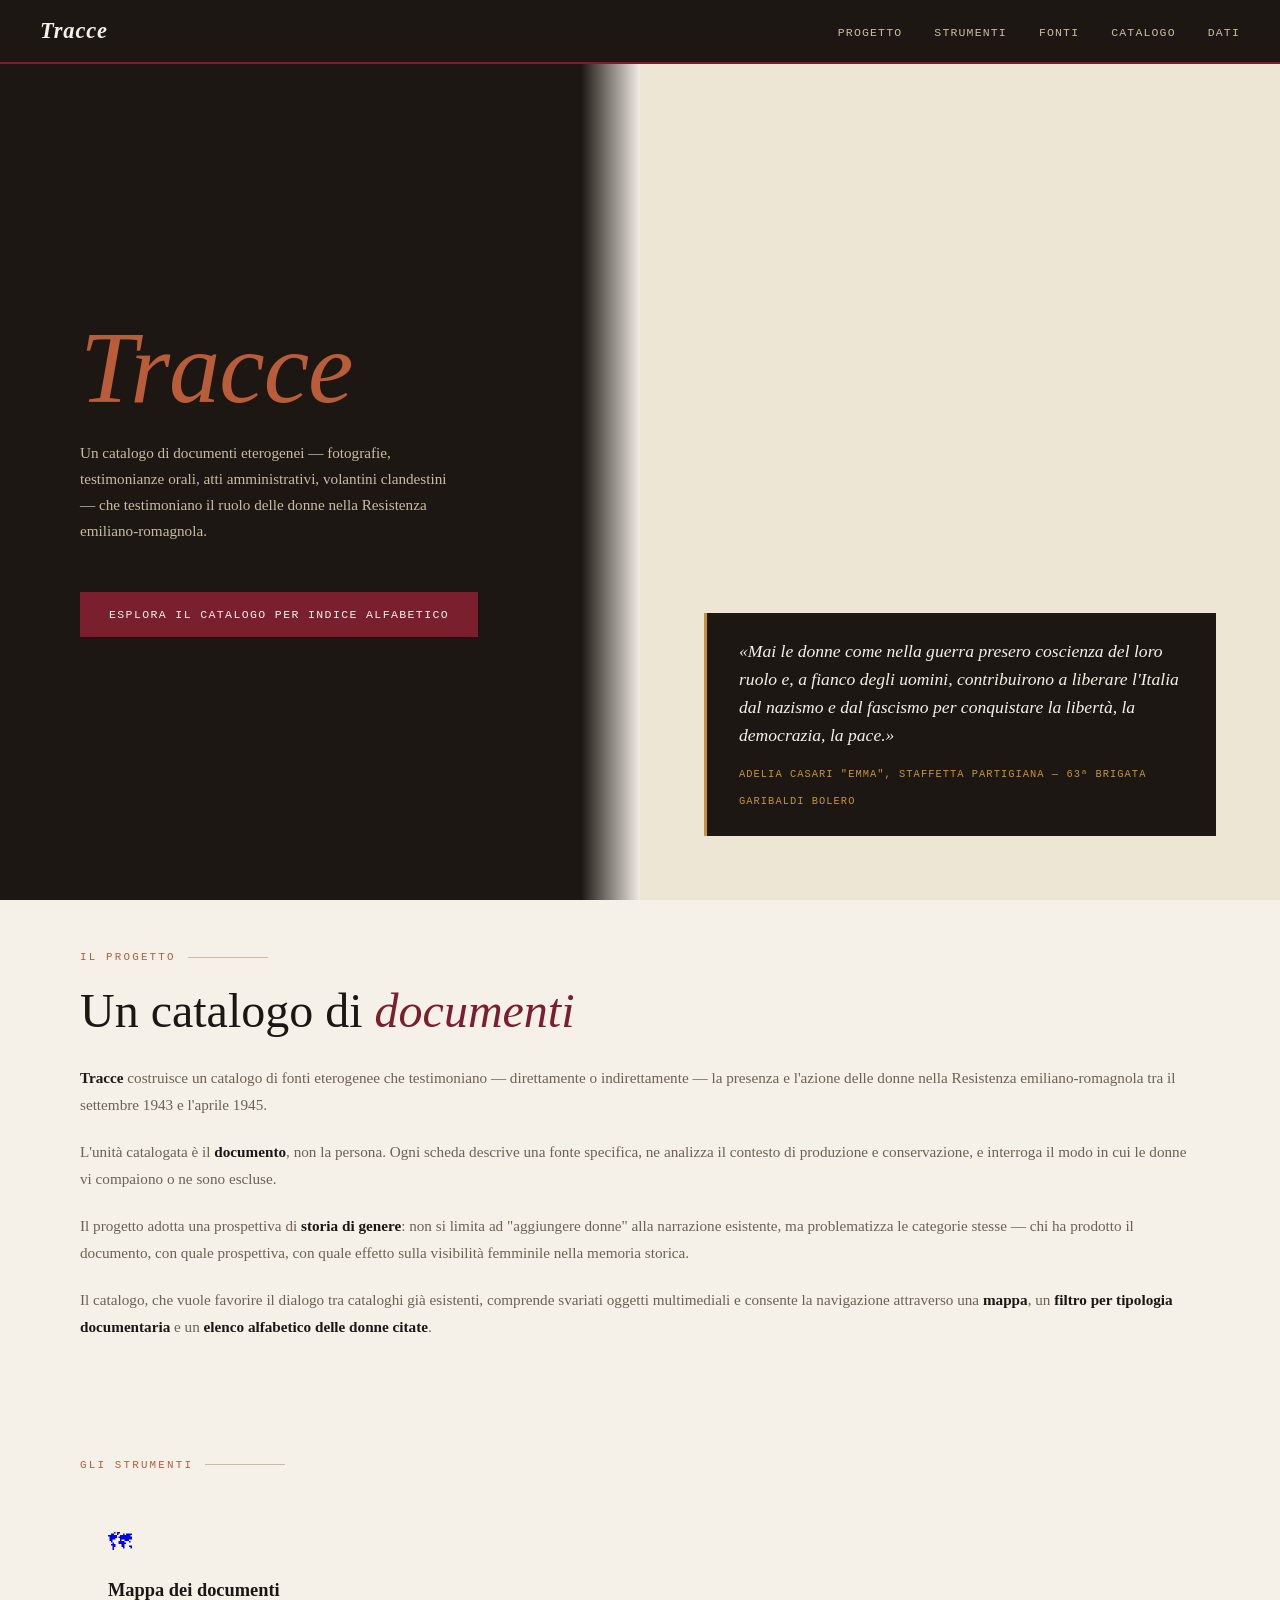
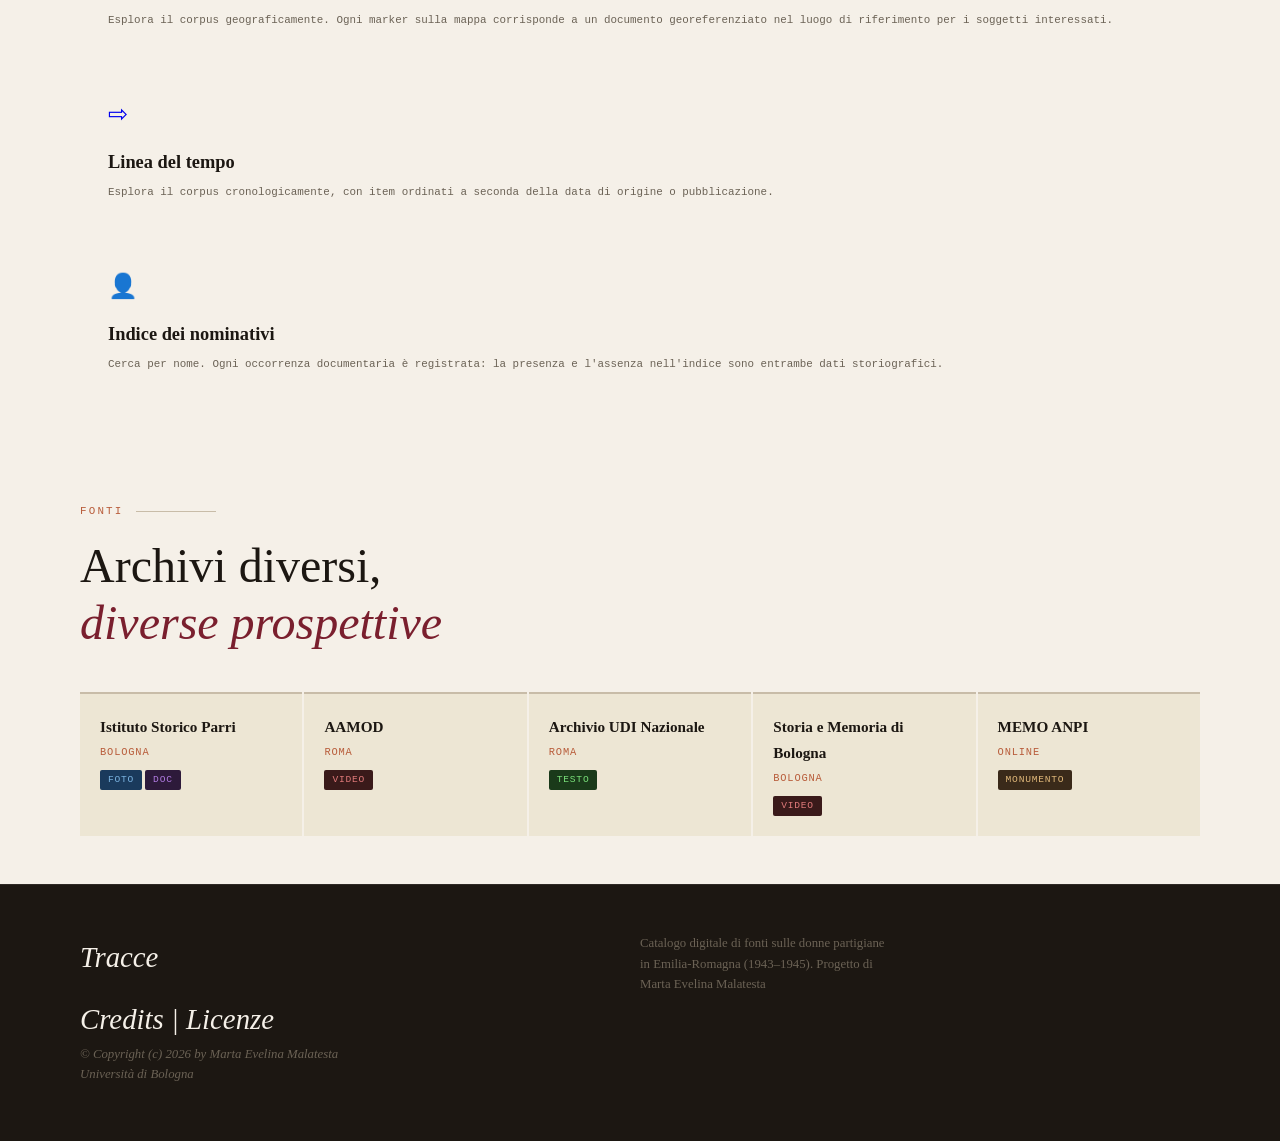
<file: index.html>
<!DOCTYPE html>
<html lang="it">
<!-- HEAD -->
<head>
    <meta charset="utf-8">
    <meta name="viewport" content="width=device-width, initial-scale=1.0">
    <link rel="stylesheet" href="style.css">
    <title>Home | Tracce</title>
    <meta name="DC.Title" content="Tracce">
    <meta name="DC.Creator" content="Marta Evelina Malatesta">
    <meta name="DC.Subject" content="Resistenza in Emilia-Romagna">
    <meta name="DC.Description" content="Pagina home del catalogo digitale di fonti eterogenee (fotografie, documenti, testimonianze orali, volantini) relative alla presenza e all'azione delle donne nella Resistenza emiliano-romagnola (1943–1945).">
    <meta name="DC.Publisher" content="GitHub">
    <meta name="DC.Date" content="17/06/2026">
    <meta name="DC.Type" content="Sito web">
    <meta name="DC.Format" content="HTML/CSS">
    <meta name="DC.Language" content="it">
    <meta name="DC.Rights" content="CC BY 4.0">
</head>

<!-- BODY: contiene HEADER (vuota), NAVBAR, SEZIONI HERO, PROGETTO, STRUMENTI, FONTI E FOOTER -->
<body>

  <!-- HEADER -->
  <header>
  </header>

  <!-- NAVBAR -->
  <nav>
    <h1 class="nav-brand"><em>Tracce</em></h1>
    <ul class="nav-links">
      <li><a href="#progetto">Progetto</a></li>
      <li><a href="#strumenti">Strumenti</a></li>
      <li><a href="#fonti">Fonti</a></li>
      <li><a href="list-items.html">Catalogo</a></li>
      <li><a href="dati.html">Dati</a></li>
    </ul>
  </nav>

  <!-- SEZIONE HERO -->
  <section class="hero">
    <div class="hero-left">
      <h1 class="hero-titolo"><em>Tracce</em></h1>
      <p class="hero-sottotitolo">
        Un catalogo di documenti eterogenei — fotografie, testimonianze orali, atti amministrativi, volantini clandestini — che testimoniano il ruolo delle donne nella Resistenza emiliano-romagnola.
      </p>
      <div class="hero-cta">
       <a href="list-items.html" class="btn btn-primary">Esplora il catalogo per indice alfabetico</a>
      </div>
    </div>
    <div class="hero-right">
      <div class="hero-citazione">
        <blockquote>
          «Mai le donne come nella guerra presero coscienza del loro ruolo e, a fianco degli uomini, contribuirono a liberare l'Italia dal nazismo e dal fascismo per conquistare la libertà, la democrazia, la pace.»
        </blockquote>
        <cite>Adelia Casari "Emma", staffetta partigiana — 63ª Brigata Garibaldi Bolero</cite>
      </div>
    </div>
  </section>

  <!-- SEZIONE PROGETTO -->
  <section class="sezione" id="progetto">
    <div class="container">
      <p class="sezione-etichetta">Il progetto</p>
        <div class="progetto-testo">
          <h2 class="sezione-titolo">Un catalogo di <em>documenti</em></h2>
          <p>
            <strong>Tracce</strong> costruisce un catalogo di fonti eterogenee che testimoniano — direttamente o indirettamente — la presenza e l'azione delle donne nella Resistenza emiliano-romagnola tra il settembre 1943 e l'aprile 1945.
          </p>
          <p>
            L'unità catalogata è il <strong>documento</strong>, non la persona. Ogni scheda descrive una fonte specifica, ne analizza il contesto di produzione e conservazione, e interroga il modo in cui le donne vi compaiono o ne sono escluse.
          </p>
          <p>
            Il progetto adotta una prospettiva di <strong>storia di genere</strong>: non si limita ad "aggiungere donne" alla narrazione esistente, ma problematizza le categorie stesse — chi ha prodotto il documento, con quale prospettiva, con quale effetto sulla visibilità femminile nella memoria storica.
          </p>
          <p>
            Il catalogo, che vuole favorire il dialogo tra cataloghi già esistenti, comprende svariati oggetti multimediali e consente la navigazione attraverso una <strong>mappa</strong>, un <strong>filtro per tipologia documentaria</strong> e un <strong>elenco alfabetico delle donne citate</strong>.
          </p>
        </div>
    </div>
  </section>

  <!-- SEZIONE STRUMENTI -->
  <section class="sezione" id="strumenti">
    <div class="container">
      <p class="sezione-etichetta">Gli strumenti</p>
      <div class="accesso-barra">
        <a href="list-items.html" class="accesso-item">
          <span class="accesso-icon">&#128506;</span>
          <p class="accesso-titolo">Mappa dei documenti</p>
          <p class="accesso-desc">Esplora il corpus geograficamente. Ogni marker sulla mappa corrisponde a un documento georeferenziato nel luogo di riferimento per i soggetti interessati.</p>
        </a>
        <a href="list-items.html" class="accesso-item">
          <span class="accesso-icon">⇨</span>
          <p class="accesso-titolo">Linea del tempo</p>
          <p class="accesso-desc">Esplora il corpus cronologicamente, con item ordinati a seconda della data di origine o pubblicazione.</p>
        </a>
        <a href="list-items.html" class="accesso-item">
          <span class="accesso-icon">👤</span>
          <p class="accesso-titolo">Indice dei nominativi</p>
          <p class="accesso-desc">Cerca per nome. Ogni occorrenza documentaria è registrata: la presenza e l'assenza nell'indice sono entrambe dati storiografici.</p>
        </a>
      </div>
    </div>
  </section>

  <!-- SEZIONE FONTI -->
  <section class="sezione" id="fonti">
    <div class="container">
      <p class="sezione-etichetta">Fonti</p>
      <h2 class="sezione-titolo">Archivi diversi,<br><em>diverse prospettive</em></h2>
      <div class="archivi-lista">
        <div class="archivio-item">
          <p class="archivio-nome">Istituto Storico Parri</p>
          <p class="archivio-loc">Bologna</p>
          <div class="archivio-tipi">
            <span class="tipo-badge badge-foto">foto</span>
            <span class="tipo-badge badge-doc">doc</span>
          </div>
        </div>
        <div class="archivio-item">
          <p class="archivio-nome">AAMOD</p>
          <p class="archivio-loc">Roma</p>
          <div class="archivio-tipi">
            <span class="tipo-badge badge-video">video</span>
          </div>
        </div>
        <div class="archivio-item">
          <p class="archivio-nome">Archivio UDI Nazionale</p>
          <p class="archivio-loc">Roma</p>
          <div class="archivio-tipi">
            <span class="tipo-badge badge-testo">testo</span>
          </div>
        </div>
        <div class="archivio-item">
          <p class="archivio-nome">Storia e Memoria di Bologna</p>
          <p class="archivio-loc">Bologna</p>
          <div class="archivio-tipi">
            <span class="tipo-badge badge-video">video</span>
          </div>
        </div>
        <div class="archivio-item">
          <p class="archivio-nome">MEMO ANPI</p>
          <p class="archivio-loc">online</p>
          <div class="archivio-tipi">
            <span class="tipo-badge badge-memoria">monumento</span>
          </div>
      </div>
    </div>
  </section>

  <!-- FOOTER -->
  <footer>
    <div class="container">
      <div class="footer-grid">
        <h2 class="footer-brand">Tracce</h2>
        <p class="footer-desc">Catalogo digitale di fonti sulle donne partigiane in Emilia-Romagna (1943–1945). Progetto di Marta Evelina Malatesta</p>
      </div>
      <div class="footer-brand">Credits | Licenze</h2>
        <p class="footer-desc">&copy; Copyright (c) 2026 by <am>Marta Evelina Malatesta</am><br>Università di Bologna</p>
      </div>
    </div>
  </footer>

</body>
</html>
</file>
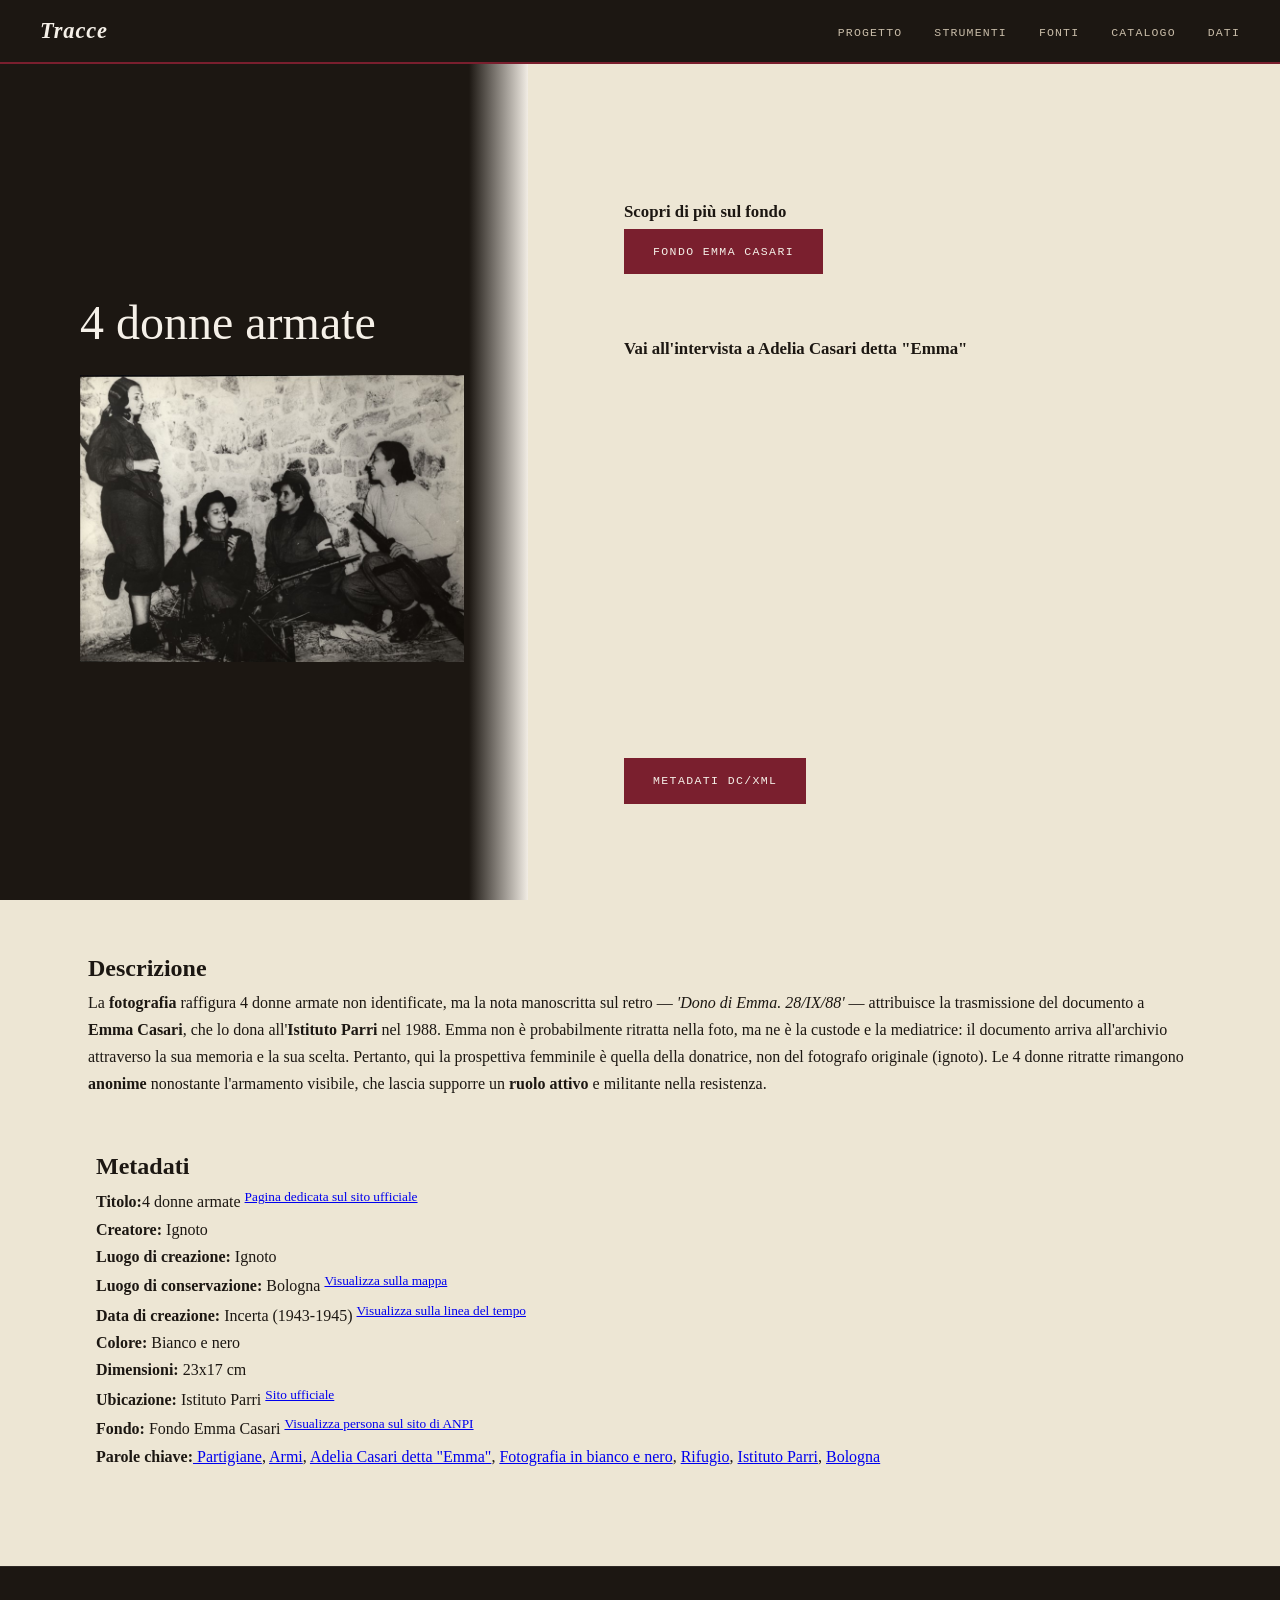
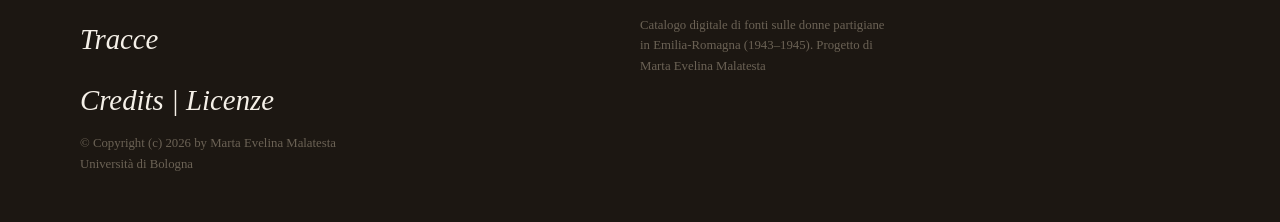
<file: item.html>
<!DOCTYPE html>
<html lang="it">
<!-- HEAD -->
<head>
    <meta charset="utf-8">
    <meta name="viewport" content="width=device-width, initial-scale=1.0">
    <link rel="stylesheet" href="style.css">
    <title>4 donne armate | Tracce</title>
    <meta name="DC.Title" content="Item">
    <meta name="DC.Creator" content="Marta Evelina Malatesta">
    <meta name="DC.Subject" content="Resistenza in Emilia-Romagna">
    <meta name="DC.Description" content="Pagina dell'item 4 donne armate con metadati">
    <meta name="DC.Publisher" content="GitHub">
    <meta name="DC.Date" content="17/06/2026">
    <meta name="DC.Type" content="Sito web">
    <meta name="DC.Format" content="HTML/CSS/XML">
    <meta name="DC.Language" content="it">
    <meta name="DC.Rights" content="CC BY 4.0">
</head>

<!-- BODY -->
<body>

  <!-- HEADER -->
  <header>
  </header>

  <!-- NAVBAR -->   
  <nav>
	  <a class="nav-brand" href="index.html" title="torna alla Home"><em>Tracce</em></a>
	  <ul class="nav-links">
	    <li><a href="#progetto">Progetto</a></li>
	    <li><a href="#strumenti">Strumenti</a></li>
	    <li><a href="#fonti">Fonti</a></li>
      <li><a href="list-items.html">Catalogo</a></li>
	    <li><a href="dati.html">Dati</a></li>
    </ul>
  </nav>

  <!-- SEZIONE IMG + COLLEGAMENTI A ALTRI SITI WEB PERTINENTI + METADATI XML/DC -->
  <section class="hero">
  	<div class="hero-left">
  		<h1 class="sezione-titolo" style="color:var(--carta)">4 donne armate</h1>
  		<img src="img/ER-FOTO-0002.jpg" alt="donne armate">
  	</div>
  	<div class="hero-right">
      <div style="padding: 2rem">
        <h2 class="tipo-titolo">Scopri di più sul fondo</h2>
      	<a href="https://parridigit.istitutoparri.eu/fondi.aspx?key=preview&tipo=3&previewFondo=16" class="btn btn-primary" title="Vai al fondo">Fondo Emma Casari</a>
      </div>
      <div style="padding: 2rem">
      	<h2 class="tipo-titolo">Vai all'intervista a Adelia Casari detta "Emma"<h2>
      	<iframe width="560" height="315" src="https://www.youtube.com/embed/_9IyQpk6iOo?si=UPjm_V0l03pAA7AO" title="YouTube video player" frameborder="0" allow="accelerometer; autoplay; clipboard-write; encrypted-media; gyroscope; picture-in-picture; web-share" referrerpolicy="strict-origin-when-cross-origin" allowfullscreen></iframe>
      </div>
      <div style="padding: 2rem">
        <a href="4donnearmate.xml" class="btn btn-primary" target="_blank" title="Apri il file XML">Metadati DC/XML</a>
      </div>
  	</div>
  </section>

  <!-- SEZIONE METADATI -->
  <section class="corpus-bg" style="padding: 3rem">
  	<div class="container">
  		<h2 class="dc.description">Descrizione</h2>
  		<p>La <strong>fotografia</strong> raffigura 4 donne armate non identificate, ma la nota manoscritta sul retro — <em>'Dono di Emma. 28/IX/88'</em> — attribuisce la trasmissione del documento a <strong>Emma Casari</strong>, che lo dona all'<strong>Istituto Parri</strong> nel 1988. Emma non è probabilmente ritratta nella foto, ma ne è la custode e la mediatrice: il documento arriva all'archivio attraverso la sua memoria e la sua scelta. Pertanto, qui la prospettiva femminile è quella della donatrice, non del fotografo originale (ignoto). Le 4 donne ritratte rimangono <strong>anonime</strong> nonostante l'armamento visibile, che lascia supporre un <strong>ruolo attivo</strong> e militante nella resistenza.</p>
  	</div>
  	<div class="container" style="padding: 3rem">
  	  <h2>Metadati</h2>
  	  <p class=dc.title><strong>Titolo:</strong>4 donne armate <sup><a href="https://parridigit.istitutoparri.eu/Fondi.aspx?key=dettaglio&fondo=16&Q11=4%20donne%20armate&from=ricerca&rec_id=16878&cp=0" title="Vai alla pagina dedicata sul sito dell'ente fornitore">Pagina dedicata sul sito ufficiale</a></sup></p>
  	  <p class="dc.creator"><strong>Creatore:</strong> Ignoto</p>
  	  <p class="dc.coverage"><strong>Luogo di creazione:</strong> Ignoto</p>
  	  <p class="dc.coverage"><strong>Luogo di conservazione:</strong> Bologna <sup><a href="#" title="Vai alla mappa dei documenti">Visualizza sulla mappa</a></sup></p>
  	  <p class="dc.date"><strong>Data di creazione:</strong> Incerta (1943-1945) <sup><a href="#" title="Vai alla linea del tempo">Visualizza sulla linea del tempo</a></sup></p>
  	  <p class="dc.format"><strong>Colore:</strong> Bianco e nero</p>
  	  <p class="dimension"><strong>Dimensioni:</strong> 23x17 cm</p>
  	  <p class="dc.provenance"><strong>Ubicazione:</strong> Istituto Parri <sup><a href="https://parridigit.istitutoparri.eu/fondi.aspx?key=preview&tipo=1" title="Vai al sito ufficiale della biblioteca digitale dell'Istituto Parri">Sito ufficiale</a></sup></p>
  	  <p class="dcterms.ispartof"><strong>Fondo:</strong> Fondo Emma Casari <sup><a href="https://www.anpi.it/biografia/adelia-casari" title="Vai alla pagina ANPI">Visualizza persona sul sito di ANPI</a></sup></p>
  	  <p class="dc.keyword"><strong>Parole chiave:</strong><a href="#" title="Visualizza tutti gli oggetti che condividono questa parola chiave"> Partigiane</a>, <a href="#"  title="Visualizza tutti gli oggetti che condividono questa parola chiave">Armi</a>, <a href="#"  title="Visualizza tutti gli oggetti che condividono questa parola chiave">Adelia Casari detta "Emma"</a>, <a href="#"  title="Visualizza tutti gli oggetti che condividono questa parola chiave">Fotografia in bianco e nero</a>, <a href="#"  title="Visualizza tutti gli oggetti che condividono questa parola chiave">Rifugio</a>, <a href="#"  title="Visualizza tutti gli oggetti che condividono questa parola chiave">Istituto Parri</a>, <a href="#"  title="Visualizza tutti gli oggetti che condividono questa parola chiave">Bologna</a></p>
	  </div>
	</section>

	<!-- FOOTER -->
  <footer>
    <div class="container">
      <div class="footer-grid">
        <h2 class="footer-brand">Tracce</h2>
          <p class="footer-desc">Catalogo digitale di fonti sulle donne partigiane in Emilia-Romagna (1943–1945). Progetto di Marta Evelina Malatesta</p>
      </div>
      <div class="footer-brand">Credits | Licenze</div>
      <div>
        <p class="footer-desc">&copy; Copyright (c) 2026 by <am>Marta Evelina Malatesta</am><br>Università di Bologna</p>
      </div>
    </div>
  </footer>

</body>
</html>
</file>
<file: style.css>
:root {
      --carta:       #F5F0E8;
      --carta-scura: #EDE6D4;
      --inchiostro:  #1C1712;
      --bordeaux:    #7A1F2E;
      --terracotta:  #B85C3A;
      --ocra:        #C9923A;
      --grigio-doc:  #6B6255;
      --bordo:       #C8BCA8;
      --font-display: 'Cormorant Garamond', Georgia, serif;
      --font-body:    'Libre Baskerville', Georgia, serif;
      --font-mono:    'DM Mono', 'Courier New', monospace;
    }

    *, *::before, *::after { box-sizing: border-box; margin: 0; padding: 0; }

    html { scroll-behavior: smooth; }

    body {
      background-color: var(--carta);
      color: var(--inchiostro);
      font-family: var(--font-body);
      font-size: 16px;
      line-height: 1.7;
      overflow-x: hidden;
    }

    /* ── TEXTURE DI SFONDO ── */
    body::before {
      content: '';
      position: fixed;
      inset: 0;
      pointer-events: none;
      z-index: 0;
    }

    /* ── NAVBAR ── */
    nav {
      position: fixed;
      top: 0; left: 0; right: 0;
      z-index: 100;
      background: var(--inchiostro);
      display: flex;
      align-items: center;
      justify-content: space-between;
      padding: .75rem 2.5rem;
      border-bottom: 2px solid var(--bordeaux);
    }

    .nav-brand {
      font-family: var(--font-display);
      font-size: 1.4rem;
      font-weight: 600;
      color: var(--carta);
      letter-spacing: .04em;
      text-decoration: none;
    }

    .nav-brand span {
      color: var(--terracotta);
      font-style: italic;
    }

    .nav-links {
      display: flex;
      gap: 2rem;
      list-style: none;
    }

    .nav-links a {
      font-family: var(--font-mono);
      font-size: .72rem;
      letter-spacing: .1em;
      text-transform: uppercase;
      color: var(--bordo);
      text-decoration: none;
      transition: color .2s;
    }

    .nav-links a:hover { color: var(--terracotta); }

    /* ── HERO ── */
    .hero {
      min-height: 100vh;
      background: var(--inchiostro);
      display:grid;
      grid-template-columns: 1fr 1fr;
      position: relative;
      padding-top: 56px;
    }

    .hero-left {
      background: var(--inchiostro);
      display: flex;
      flex-direction: column;
      justify-content: center;
      padding: 6rem 4rem 6rem 5rem;
      position: relative;
      overflow: hidden;
    }

    .hero-left::after {
      content: '';
      position: absolute;
      top: 0; right: -1px;
      width: 60px; height: 100%;
      background: linear-gradient(to right, transparent, var(--carta));
      z-index: 2;
    }

    .hero-anno {
      font-family: var(--font-mono);
      font-size: .7rem;
      letter-spacing: .2em;
      color: var(--terracotta);
      text-transform: uppercase;
      margin-bottom: 1.5rem;
      opacity: 0;
      animation: fadeUp .8s .2s forwards;
    }

    .hero-titolo {
      font-family: var(--font-display);
      font-size: clamp(4rem, 8vw, 7rem);
      font-weight: 300;
      line-height: .95;
      color: var(--carta);
      letter-spacing: -.01em;
      margin-bottom: 1.5rem;
      opacity: 0;
      animation: fadeUp .8s .4s forwards;
    }

    .hero-titolo em {
      font-style: italic;
      color: var(--terracotta);
      display: block;
    }

    .hero-sottotitolo {
      font-family: var(--font-body);
      font-size: .95rem;
      color: var(--bordo);
      line-height: 1.7;
      max-width: 380px;
      margin-bottom: 3rem;
      opacity: 0;
      animation: fadeUp .8s .6s forwards;
    }

    .hero-cta {
      display: flex;
      gap: 1rem;
      flex-wrap: wrap;
      opacity: 0;
      animation: fadeUp .8s .8s forwards;
    }

    .btn {
      font-family: var(--font-mono);
      font-size: .72rem;
      letter-spacing: .12em;
      text-transform: uppercase;
      padding: .75rem 1.75rem;
      text-decoration: none;
      transition: all .2s;
      display: inline-block;
    }

    .btn-primary {
      background: var(--bordeaux);
      color: var(--carta);
      border: 1px solid var(--bordeaux);
    }

    .btn-primary:hover {
      background: var(--terracotta);
      border-color: var(--terracotta);
    }

    .btn-outline {
      background: transparent;
      color: var(--bordo);
      border: 1px solid var(--grigio-doc);
    }

    .btn-outline:hover {
      border-color: var(--bordo);
      color: var(--carta);
    }

    .hero-right {
      background: var(--carta-scura);
      display: flex;
      flex-direction: column;
      justify-content: flex-end;
      padding: 6rem 4rem 4rem;
      position: relative;
    }

    .hero-numeri {
      display: grid;
      grid-template-columns: 1fr 1fr;
      gap: 2px;
      margin-bottom: 3rem;
      opacity: 0;
      animation: fadeUp .8s 1s forwards;
    }

    .numero-item {
      background: var(--carta);
      padding: 1.5rem;
      border-left: 3px solid var(--bordeaux);
    }

    .numero-item:nth-child(even) {
      border-color: var(--terracotta);
    }

    .numero-grande {
      font-family: var(--font-display);
      font-size: 2.8rem;
      font-weight: 300;
      line-height: 1;
      color: var(--bordeaux);
      display: block;
    }

    .numero-label {
      font-family: var(--font-mono);
      font-size: .65rem;
      letter-spacing: .12em;
      text-transform: uppercase;
      color: var(--grigio-doc);
      margin-top: .25rem;
      display: block;
    }

    .hero-citazione {
      background: var(--inchiostro);
      padding: 1.5rem 2rem;
      border-left: 3px solid var(--ocra);
      opacity: 0;
      animation: fadeUp .8s 1.2s forwards;
    }

    .hero-citazione blockquote {
      font-family: var(--font-display);
      font-size: 1.1rem;
      font-style: italic;
      color: var(--carta);
      line-height: 1.6;
      margin-bottom: .5rem;
    }

    .hero-citazione cite {
      font-family: var(--font-mono);
      font-size: .65rem;
      letter-spacing: .1em;
      color: var(--ocra);
      text-transform: uppercase;
      font-style: normal;
    }

    /* ── SEZIONE PROGETTO ── */
    .sezione {
      position: relative;
      z-index: 1;
      padding: 3rem 0;
    }

    .container {
      max-width: 1200px;
      margin: 0 auto;
      padding: 0 2.5rem;
    }

    .sezione-etichetta {
      font-family: var(--font-mono);
      font-size: .68rem;
      letter-spacing: .2em;
      text-transform: uppercase;
      color: var(--terracotta);
      margin-bottom: 1rem;
      display: flex;
      align-items: center;
      gap: .75rem;
    }

    .sezione-etichetta::after {
      content: '';
      flex: 1;
      height: 1px;
      background: var(--bordo);
      max-width: 80px;
    }

    .sezione-titolo {
      font-family: var(--font-display);
      font-size: clamp(2rem, 4vw, 3rem);
      font-weight: 400;
      line-height: 1.2;
      color: var(--inchiostro);
      margin-bottom: 1.5rem;
    }

    .sezione-titolo em {
      font-style: italic;
      color: var(--bordeaux);
    }

    /* ── PROGETTO LAYOUT ── */
    .progetto-grid {
      display: grid;
      grid-template-columns: 1fr 1.2fr;
      gap: 5rem;
      align-items: start;
    }

    .progetto-testo p {
      font-size: .95rem;
      color: var(--grigio-doc);
      margin-bottom: 1.2rem;
      line-height: 1.8;
    }

    .progetto-testo p strong {
      color: var(--inchiostro);
      font-weight: 700;
    }

    .progetto-metodi {
      display: flex;
      flex-direction: column;
      gap: 1px;
    }

    .metodo-item {
      background: var(--carta-scura);
      padding: 1.25rem 1.5rem;
      display: flex;
      gap: 1.25rem;
      align-items: flex-start;
      border-left: 0px solid var(--bordeaux);
      transition: all .25s;
      cursor: default;
    }

    .metodo-item:hover {
      background: var(--inchiostro);
      border-left-width: 3px;
      padding-left: 1.25rem;
    }

    .metodo-item:hover .metodo-titolo { color: var(--carta); }
    .metodo-item:hover .metodo-desc { color: var(--bordo); }

    .metodo-numero {
      font-family: var(--font-display);
      font-size: 2rem;
      font-weight: 300;
      color: var(--bordeaux);
      line-height: 1;
      min-width: 2rem;
      margin-top: .1rem;
    }

    .metodo-titolo {
      font-family: var(--font-display);
      font-size: 1.1rem;
      font-weight: 600;
      color: var(--inchiostro);
      margin-bottom: .2rem;
    }

    .metodo-desc {
      font-family: var(--font-mono);
      font-size: .72rem;
      color: var(--grigio-doc);
      line-height: 1.5;
    }

    /* ── CORPUS / DOCUMENTI ── */
    .corpus-bg {
      background: var(--carta-scura);
      padding: 6rem 0;
    }

    .tipologie-griglia {
      display: grid;
      grid-template-columns: repeat(auto-fill, minmax(300px, 1fr));
      gap: 2px;
      margin-bottom: 4rem;
    }

    .tipo-card {
      background: var(--grid);
      padding: 1.5rem;
      border-top: 2px solid transparent;
      transition: all .25s;
      position: relative;
    }

    .tipo-card:hover {
      background: rgba(255,255,255,.08);
      border-top-color: var(--terracotta);
    }

    .card-img {
  width: 100%;
  height: 180px;
  object-fit: cover;
  object-position: center top;
  display: block;
  margin-bottom: .75rem;
  filter: grayscale(20%);
}

.card-img-placeholder {
  width: 100%;
  height: 180px;
  background: var(--inchiostro);
  display: flex;
  align-items: center;
  justify-content: center;
  margin-bottom: .75rem;
  font-family: var(--font-mono);
  font-size: .65rem;
  color: var(--grigio-doc);
  letter-spacing: .1em;
}

    .tipo-id {
      font-family: var(--font-mono);
      font-size: .65rem;
      letter-spacing: .15em;
      color: var(--terracotta);
      margin-bottom: .75rem;
      display: block;
    }

    .tipo-titolo {
      font-family: var(--font-display);
      font-size: 1.05rem;
      font-weight: 600;
      color: var(--inchiostro);
      margin-bottom: .4rem;
      line-height: 1.3;
    }

    .tipo-meta {
      font-family: var(--font-mono);
      font-size: .68rem;
      color: var(--grigio-doc);
      display: flex;
      gap: .75rem;
      flex-wrap: wrap;
      margin-bottom: .75rem;
    }

    .tipo-badge {
      font-family: var(--font-mono);
      font-size: .6rem;
      letter-spacing: .08em;
      text-transform: uppercase;
      padding: 2px 8px;
      border-radius: 2px;
    }

    .badge-foto    { background: #1a3a5c; color: #7ab3e0; }
    .badge-doc     { background: #2d1a3a; color: #b07ae0; }
    .badge-video   { background: #3a1a1a; color: #e07a7a; }
    .badge-testo   { background: #1a3a1a; color: #7ae07a; }
    .badge-memoria { background: #3a2a1a; color: #e0b87a; }

    .tipo-luogo {
      font-family: var(--font-mono);
      font-size: .65rem;
      color: rgba(245,240,232,.35);
      margin-top: .5rem;
    }

    /* barra accesso documenti */
    .accesso-barra {
      display: var(--carta-scura);
      grid-template-columns: repeat(3, 1fr);
      gap: 2px;
    }

    .accesso-item {
      background: rgba(255,255,255,.04);
      padding: 2rem 1.75rem;
      text-decoration: none;
      border-bottom: 2px solid transparent;
      transition: all .25s;
      display: block;
    }

    .accesso-item:hover {
      background: var(--bordeaux);
      border-bottom-color: var(--terracotta);
    }

    .accesso-item:hover .accesso-titolo { color: var(--carta); }
    .accesso-item:hover .accesso-desc { color: rgba(245,240,232,.7); }

    .accesso-icon {
      font-size: 1.5rem;
      margin-bottom: .75rem;
      display: block;
    }

    .accesso-titolo {
      font-family: var(--font-display);
      font-size: 1.15rem;
      font-weight: 600;
      color: var(--inchiostro);
      margin-bottom: .35rem;
    }

    .accesso-desc {
      font-family: var(--font-mono);
      font-size: .68rem;
      color: var(--grigio-doc);
      line-height: 1.5;
    }

    .accesso-placeholder {
      font-family: var(--font-mono);
      font-size: .6rem;
      color: var(--terracotta);
      text-transform: uppercase;
      letter-spacing: .1em;
      margin-top: .75rem;
      display: block;
    }

    /* ── QUESTIONI METODOLOGICHE ── */
    .metodo-grid {
      display: grid;
      grid-template-columns: repeat(2, 1fr);
      gap: 2px;
      margin-top: 2.5rem;
    }

    .metodo-card {
      background: var(--grid);
      padding: 1.5rem;
      border-left: 3px solid var(--bordo);
    }

    .metodo-card:nth-child(1) { border-color: var(--bordeaux); }
    .metodo-card:nth-child(2) { border-color: var(--terracotta); }
    .metodo-card:nth-child(3) { border-color: var(--ocra); }
    .metodo-card:nth-child(4) { border-color: var(--grigio-doc); }

    .metodo-card-titolo {
      font-family: var(--font-display);
      font-size: 1rem;
      font-weight: 700;
      color: var(--inchiostro);
      margin-bottom: .5rem;
    }

    .metodo-card p {
      font-size: .85rem;
      color: var(--grigio-doc);
      line-height: 1.7;
    }

    /* ── ARCHIVI ── */
    .archivi-lista {
      display: grid;
      grid-template-columns: repeat(auto-fill, minmax(220px, 1fr));
      gap: 2px;
      margin-top: 2.5rem;
    }

    .archivio-item {
      background: var(--carta-scura);
      padding: 1.25rem;
      border-top: 2px solid var(--bordo);
    }

    .archivio-nome {
      font-family: var(--font-display);
      font-size: .95rem;
      font-weight: 700;
      color: var(--inchiostro);
      margin-bottom: .3rem;
    }

    .archivio-loc {
      font-family: var(--font-mono);
      font-size: .65rem;
      color: var(--terracotta);
      letter-spacing: .08em;
      text-transform: uppercase;
      margin-bottom: .5rem;
    }

    .archivio-tipi {
      display: flex;
      flex-wrap: wrap;
      gap: 3px;
    }

    /* ── FOOTER ── */
    footer {
      background: var(--inchiostro);
      border-top: 1px solid rgba(255,255,255,.08);
      padding: 3rem 0;
      position: relative;
      z-index: 1;
    }

    .footer-grid {
      display: grid;
      grid-template-columns: 2fr 1fr 1fr;
      gap: 3rem;
    }

    .footer-brand {
      font-family: var(--font-display);
      font-size: 1.8rem;
      font-weight: 300;
      color: var(--carta);
      font-style: italic;
      margin-bottom: .5rem;
    }

    .footer-brand span { color: var(--terracotta); }

    .footer-desc {
      font-size: .8rem;
      color: var(--grigio-doc);
      line-height: 1.6;
      max-width: 320px;
    }

    .footer-col-titolo {
      font-family: var(--font-mono);
      font-size: .65rem;
      letter-spacing: .15em;
      text-transform: uppercase;
      color: var(--terracotta);
      margin-bottom: 1rem;
    }

    .footer-links {
      list-style: none;
      display: flex;
      flex-direction: column;
      gap: .5rem;
    }

    .footer-links a {
      font-size: .82rem;
      color: var(--grigio-doc);
      text-decoration: none;
      transition: color .2s;
    }

    .footer-links a:hover { color: var(--carta); }

    .footer-links .placeholder {
      color: rgba(107,98,85,.5);
      cursor: default;
      font-style: italic;
    }

    .footer-bottom {
      margin-top: 2.5rem;
      padding-top: 1.5rem;
      border-top: 1px solid rgba(255,255,255,.06);
      display: flex;
      justify-content: space-between;
      align-items: center;
    }

    .footer-copy {
      font-family: var(--font-mono);
      font-size: .65rem;
      color: rgba(107,98,85,.6);
      letter-spacing: .08em;
    }

    .footer-dc {
      font-family: var(--font-mono);
      font-size: .62rem;
      color: rgba(107,98,85,.5);
    }

    * {
  box-sizing: border-box;
}

.row {
  display: flex;
}

.column {
  flex: 50%;
  padding: 10px;
  height: 300px;

}

.table, td, th {
  border: 1px solid var(--bordeaux);
  padding: 5px;
}

.table {
  border-collapse: collapse;
  width: 100%;
}

    /* ── ANIMAZIONI ── */
    @keyframes fadeUp {
      from { opacity: 0; transform: translateY(20px); }
      to   { opacity: 1; transform: translateY(0); }
    }

    /* ── RESPONSIVE ── */
    @media (max-width: 900px) {
      .hero { grid-template-columns: 1fr; }
      .hero-left::after { display: none; }
      .hero-right { padding: 3rem 2rem; }
      .progetto-grid { grid-template-columns: 1fr; gap: 3rem; }
      .accesso-barra { grid-template-columns: 1fr; }
      .metodo-grid { grid-template-columns: 1fr; }
      .footer-grid { grid-template-columns: 1fr; gap: 2rem; }
      nav { padding: .75rem 1.25rem; }
      .nav-links { gap: 1.25rem; }
      .hero-left { padding: 4rem 2rem 3rem; }
    }
</file>
